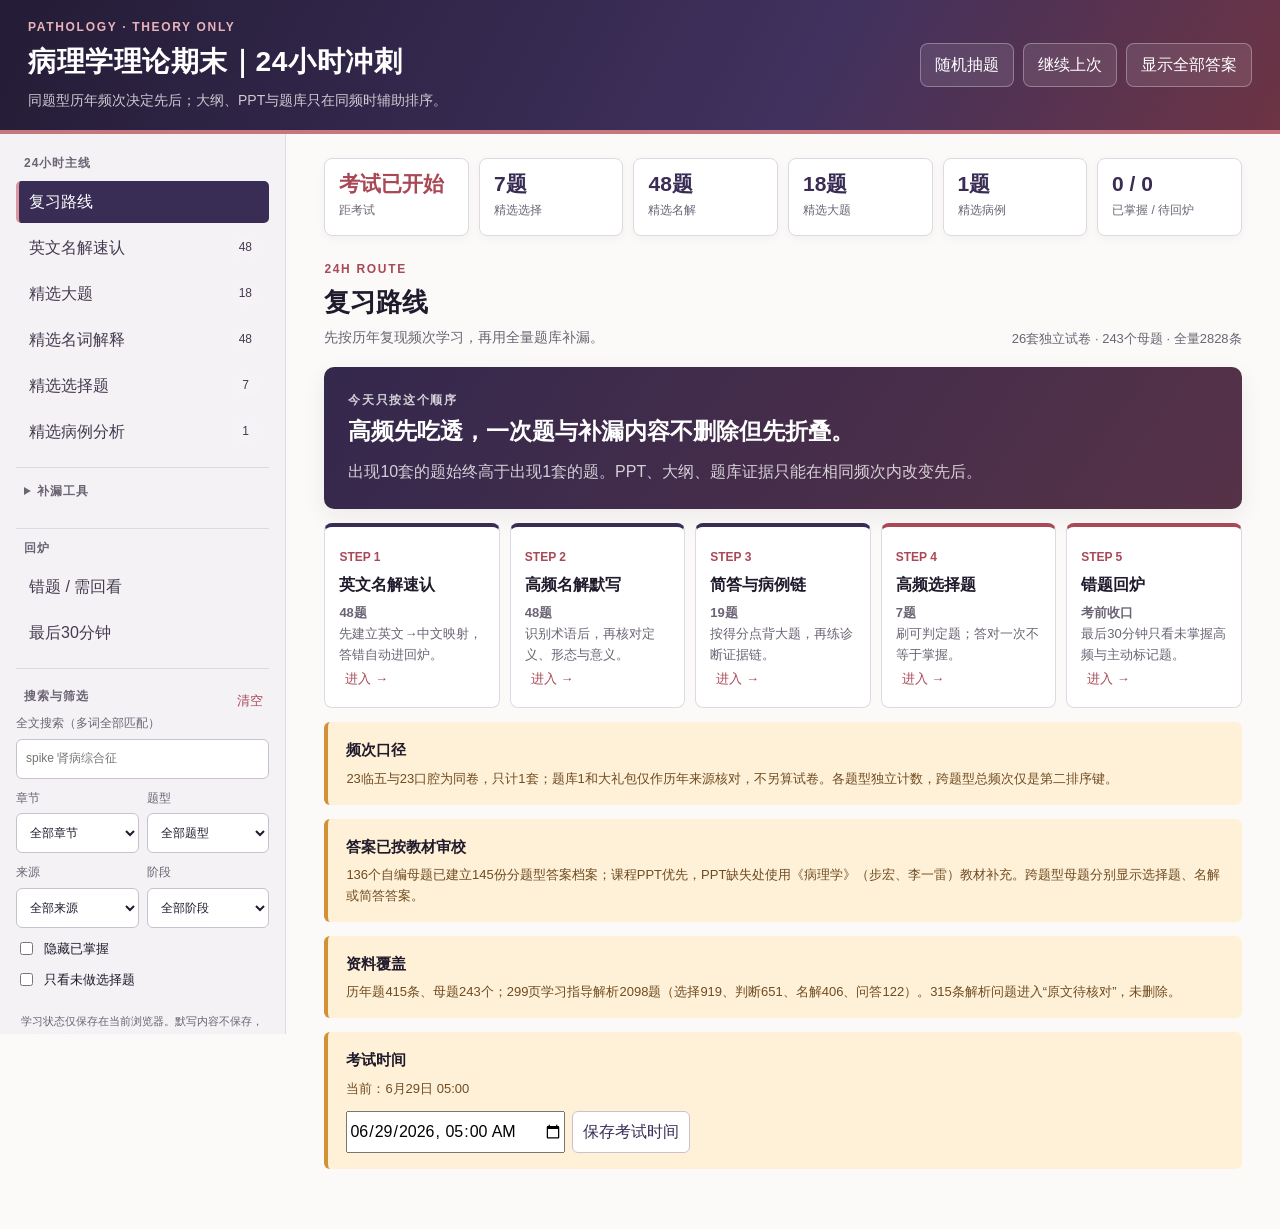
<file: index.html>
<!doctype html>
<html lang="zh-CN">
  <head>
    <meta charset="UTF-8" />
    <meta name="viewport" content="width=device-width, initial-scale=1.0" />
    <meta name="description" content="病理学理论期末24小时冲刺与全量题库" />
    <title>病理学理论期末｜24小时冲刺</title>
    <link rel="icon" href="data:," />
    <link rel="stylesheet" href="./styles.css" />
  </head>
  <body>
    <header class="topbar">
      <button id="mobile-menu" class="icon-button mobile-only" type="button" aria-label="打开导航">☰</button>
      <div class="brand">
        <p class="eyebrow">PATHOLOGY · THEORY ONLY</p>
        <h1>病理学理论期末｜24小时冲刺</h1>
        <p class="subline">同题型历年频次决定先后；大纲、PPT与题库只在同频时辅助排序。</p>
      </div>
      <div class="top-actions">
        <button id="random-button" type="button">随机抽题</button>
        <button id="continue-button" type="button">继续上次</button>
        <button id="answer-toggle" type="button">显示全部答案</button>
      </div>
    </header>

    <main class="layout">
      <aside class="sidebar" id="sidebar">
        <section class="nav-section nav-primary">
          <p class="nav-label">24小时主线</p>
          <nav class="nav" aria-label="主线导航">
            <button class="active" data-view="route" type="button">复习路线</button>
            <button data-view="termRecognition" type="button">英文名解速认 <span data-count="recognition"></span></button>
            <button data-view="selectedShort" type="button">精选大题 <span data-count="short"></span></button>
            <button data-view="selectedTerms" type="button">精选名词解释 <span data-count="term"></span></button>
            <button data-view="selectedChoices" type="button">精选选择题 <span data-count="choice"></span></button>
            <button data-view="selectedCases" type="button">精选病例分析 <span data-count="case"></span></button>
          </nav>
        </section>

        <details class="nav-section tool-nav">
          <summary>补漏工具</summary>
          <nav class="nav" aria-label="补漏导航">
            <button data-view="chapters" type="button">按章节复习</button>
            <button data-view="past" type="button">历年同源题</button>
            <button data-view="all" type="button">全量题库</button>
            <button data-view="raw" type="button">原文待核对</button>
          </nav>
        </details>

        <section class="nav-section review-nav">
          <p class="nav-label">回炉</p>
          <nav class="nav" aria-label="回炉导航">
            <button data-view="wrong" type="button">错题 / 需回看</button>
            <button data-view="last30" type="button">最后30分钟</button>
          </nav>
        </section>

        <section class="filters">
          <div class="filter-title">
            <p class="nav-label">搜索与筛选</p>
            <button id="reset-button" class="text-button" type="button">清空</button>
          </div>
          <label>
            <span>全文搜索（多词全部匹配）</span>
            <input id="search-input" type="search" placeholder="spike 肾病综合征" />
          </label>
          <div class="filter-grid">
            <label><span>章节</span><select id="chapter-filter"></select></label>
            <label><span>题型</span><select id="type-filter"></select></label>
            <label><span>来源</span><select id="source-filter"></select></label>
            <label><span>阶段</span><select id="stage-filter"></select></label>
          </div>
          <label class="check"><input id="hide-mastered" type="checkbox" /> 隐藏已掌握</label>
          <label class="check"><input id="only-undone" type="checkbox" /> 只看未做选择题</label>
        </section>

        <p class="privacy-note">学习状态仅保存在当前浏览器。默写内容不保存，刷新即清空。</p>
      </aside>

      <section class="main">
        <div id="summary-strip" class="status-row" aria-live="polite"></div>
        <div class="content-head">
          <div>
            <p id="view-kicker" class="eyebrow">24H ROUTE</p>
            <h2 id="view-title">复习路线</h2>
            <p id="view-description" class="view-description"></p>
          </div>
          <p id="result-meta" class="result-meta"></p>
        </div>
        <div id="content"></div>
      </section>
    </main>

    <div id="toast" class="toast" role="status" aria-live="polite"></div>
    <noscript>本复习站需要启用 JavaScript。</noscript>
    <script src="./pathology-bank-data.js"></script>
    <script src="./answer-profiles.js"></script>
    <script src="./review-data.js"></script>
    <script src="./app.js"></script>
  </body>
</html>
</file>
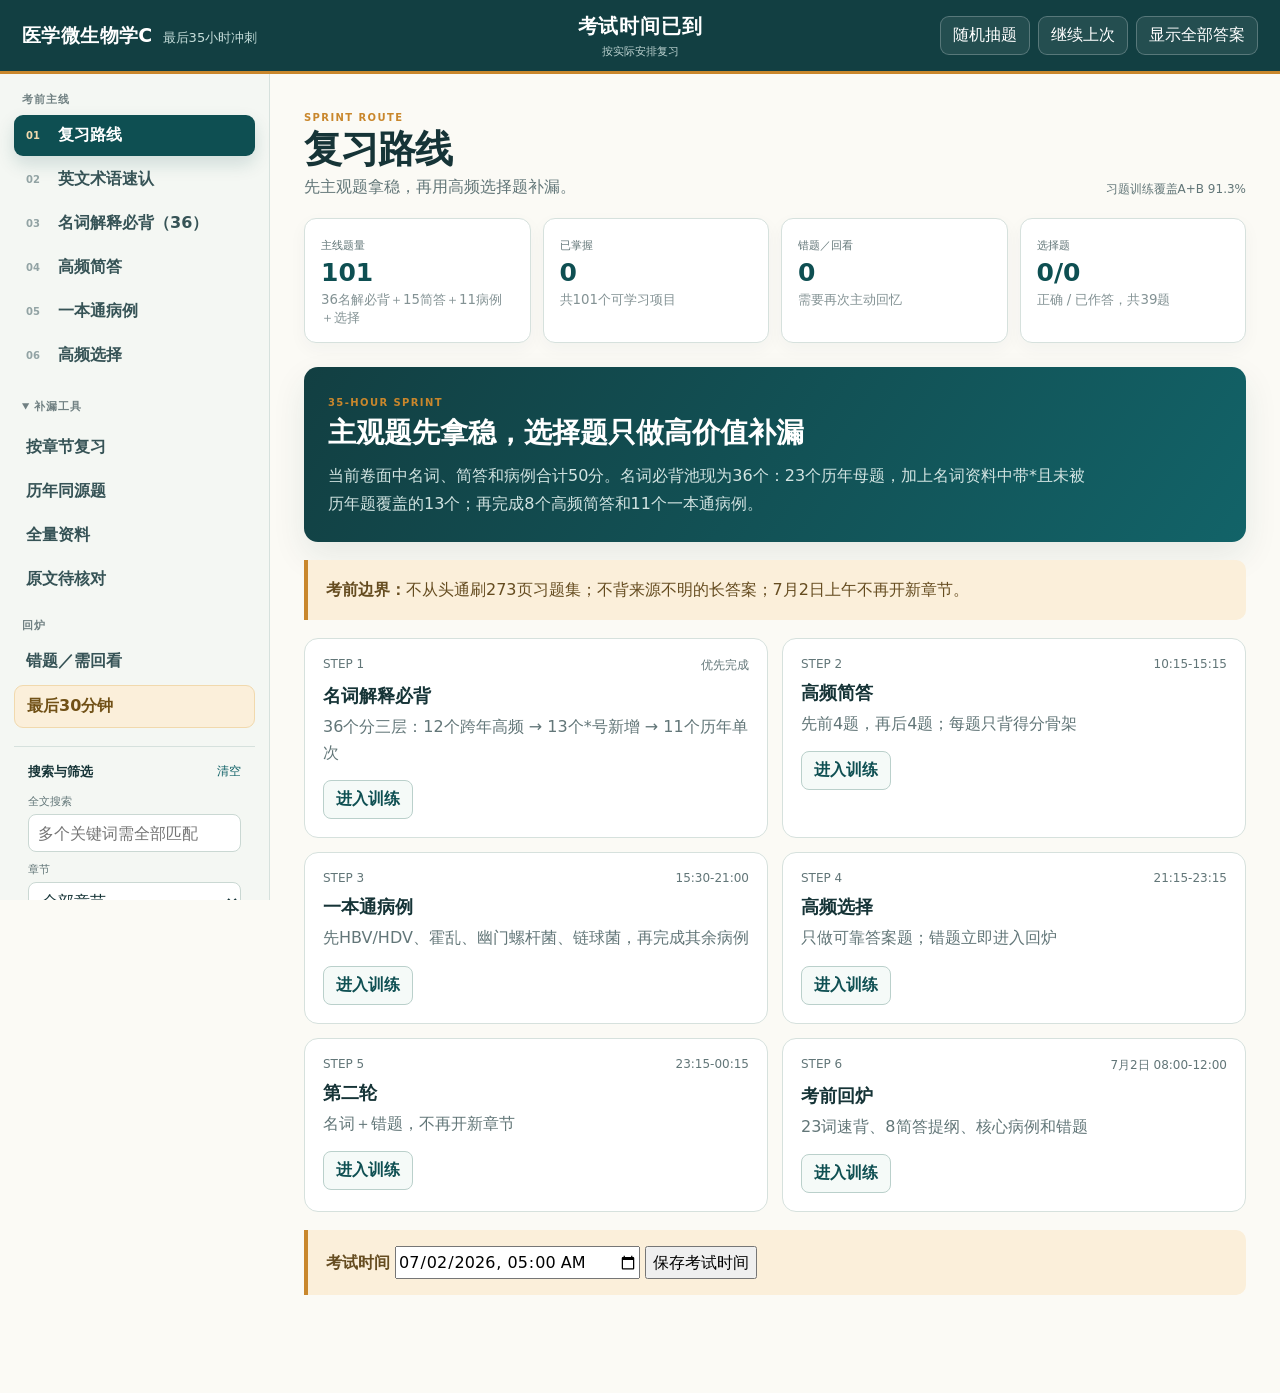
<file: microbiology/index.html>
<!doctype html>
<html lang="zh-CN">
<head>
  <meta charset="utf-8">
  <meta name="viewport" content="width=device-width, initial-scale=1, viewport-fit=cover">
  <meta name="color-scheme" content="light">
  <meta name="theme-color" content="#0e4f52">
  <title>医学微生物学C · 最后35小时冲刺</title>
  <link rel="stylesheet" href="styles.css">
</head>
<body>
  <header class="topbar">
    <button id="menu-button" class="icon-button mobile-only" type="button" aria-label="打开导航">目录</button>
    <div class="brand">
      <span class="eyebrow">MEDICAL MICROBIOLOGY</span>
      <strong>医学微生物学C</strong>
      <span>最后35小时冲刺</span>
    </div>
    <div id="countdown" class="countdown" aria-live="polite"></div>
    <div class="top-actions">
      <button id="random-button" type="button">随机抽题</button>
      <button id="continue-button" type="button">继续上次</button>
      <button id="global-answer-button" type="button">显示全部答案</button>
    </div>
  </header>

  <div class="app-shell">
    <aside id="sidebar" class="sidebar" aria-label="复习导航">
      <div class="sidebar-scroll">
        <section class="nav-section">
          <p class="nav-label">考前主线</p>
          <button class="nav-item active" data-view="route" type="button"><span>01</span>复习路线</button>
          <button class="nav-item" data-view="recognition" type="button"><span>02</span>英文术语速认</button>
          <button class="nav-item" data-view="terms" type="button"><span>03</span>名词解释必背（36）</button>
          <button class="nav-item" data-view="shorts" type="button"><span>04</span>高频简答</button>
          <button class="nav-item" data-view="cases" type="button"><span>05</span>一本通病例</button>
          <button class="nav-item" data-view="choices" type="button"><span>06</span>高频选择</button>
        </section>

        <details class="nav-section" open>
          <summary>补漏工具</summary>
          <button class="nav-item" data-view="chapters" type="button">按章节复习</button>
          <button class="nav-item" data-view="past" type="button">历年同源题</button>
          <button class="nav-item" data-view="all" type="button">全量资料</button>
          <button class="nav-item" data-view="raw" type="button">原文待核对</button>
        </details>

        <section class="nav-section">
          <p class="nav-label">回炉</p>
          <button class="nav-item" data-view="return" type="button">错题／需回看</button>
          <button class="nav-item accent" data-view="last30" type="button">最后30分钟</button>
        </section>

        <section class="filter-panel">
          <div class="filter-title">
            <strong>搜索与筛选</strong>
            <button id="clear-filters" class="text-button" type="button">清空</button>
          </div>
          <label>
            <span>全文搜索</span>
            <input id="search-input" type="search" placeholder="多个关键词需全部匹配">
          </label>
          <label>
            <span>章节</span>
            <select id="chapter-filter"><option value="all">全部章节</option></select>
          </label>
          <label>
            <span>题型</span>
            <select id="type-filter">
              <option value="all">全部题型</option>
              <option value="term">名词解释</option>
              <option value="short">简答题</option>
              <option value="case">病例分析</option>
              <option value="choice">选择题</option>
              <option value="past">历年摘要</option>
            </select>
          </label>
          <label>
            <span>来源</span>
            <select id="source-filter">
              <option value="all">全部来源</option>
              <option value="past">历年题</option>
              <option value="yibentong">一本通</option>
              <option value="ppt">2026教师PPT</option>
              <option value="term-pdf">名词解释资料</option>
              <option value="exercise">习题集</option>
            </select>
          </label>
          <label class="check-row"><input id="hide-mastered" type="checkbox">隐藏已掌握</label>
          <label class="check-row"><input id="only-undone" type="checkbox">选择题只看未做</label>
        </section>
      </div>
    </aside>

    <button id="sidebar-backdrop" class="sidebar-backdrop" type="button" aria-label="关闭导航"></button>

    <main class="main-content">
      <section class="page-heading">
        <div>
          <span id="view-kicker" class="eyebrow">SPRINT ROUTE</span>
          <h1 id="view-title">复习路线</h1>
          <p id="view-description">先主观题拿稳，再用高频选择题补漏。</p>
        </div>
        <div id="view-meta" class="view-meta"></div>
      </section>
      <section id="summary" class="summary-grid" aria-label="学习统计"></section>
      <section id="content" class="content-area" aria-live="polite"></section>
    </main>
  </div>

  <div id="toast" class="toast" role="status" aria-live="polite"></div>

  <script src="past-data.js"></script>
  <script src="data.js"></script>
  <script src="app.js"></script>
</body>
</html>
</file>
<file: styles.css>
:root {
  --ink: #201b2c;
  --muted: #6b6474;
  --paper: #fbfaf8;
  --surface: #ffffff;
  --line: #ded9e3;
  --line-strong: #c9c0d0;
  --he: #392d55;
  --he-soft: #eeeaf5;
  --eosin: #a94956;
  --eosin-soft: #f8e9eb;
  --amber: #9b5b13;
  --amber-soft: #fff1d7;
  --green: #236d56;
  --green-soft: #e7f4ef;
  --red: #a73535;
  --red-soft: #fae8e8;
  --shadow: 0 8px 24px rgba(42, 31, 55, 0.07);
  color-scheme: light;
}

* { box-sizing: border-box; }
html { scroll-behavior: smooth; }
body {
  margin: 0;
  color: var(--ink);
  background: var(--paper);
  font-family: -apple-system, BlinkMacSystemFont, "Segoe UI", "PingFang SC", "Hiragino Sans GB", "Microsoft YaHei", sans-serif;
  line-height: 1.62;
}
button, input, select, textarea { font: inherit; }
button { cursor: pointer; }

.topbar {
  min-height: 108px;
  padding: 18px 28px;
  color: #fff;
  background: linear-gradient(118deg, #241c36 0%, #40315e 63%, #6d3444 100%);
  display: flex;
  align-items: center;
  justify-content: space-between;
  gap: 24px;
  border-bottom: 4px solid #c5767e;
}
.brand h1 { margin: 2px 0 4px; font-size: clamp(22px, 2.2vw, 32px); letter-spacing: .02em; }
.eyebrow { margin: 0; font-size: 12px; font-weight: 800; letter-spacing: .14em; color: var(--eosin); }
.topbar .eyebrow { color: #e9b3bb; }
.subline { margin: 0; color: rgba(255,255,255,.76); font-size: 14px; }
.top-actions { display: flex; flex-wrap: wrap; justify-content: flex-end; gap: 9px; }
.top-actions button, .icon-button {
  min-height: 42px;
  padding: 8px 14px;
  color: #fff;
  background: rgba(255,255,255,.1);
  border: 1px solid rgba(255,255,255,.3);
  border-radius: 8px;
}
.top-actions button:hover { background: rgba(255,255,255,.18); }

.layout { display: grid; grid-template-columns: 286px minmax(0, 1fr); min-height: calc(100vh - 112px); }
.sidebar {
  position: sticky;
  top: 0;
  align-self: start;
  max-height: 100vh;
  overflow-y: auto;
  padding: 20px 16px 28px;
  border-right: 1px solid var(--line);
  background: #f5f2f6;
}
.nav-section { padding: 10px 0 14px; border-bottom: 1px solid var(--line); }
.nav-section:first-child { padding-top: 0; }
.nav-label, .tool-nav summary { margin: 0 8px 8px; color: var(--muted); font-weight: 800; font-size: 12px; letter-spacing: .08em; text-transform: uppercase; }
.tool-nav summary { padding: 4px 0; cursor: pointer; }
.nav { display: grid; gap: 4px; }
.nav button {
  width: 100%;
  min-height: 42px;
  padding: 8px 10px;
  display: flex;
  justify-content: space-between;
  align-items: center;
  text-align: left;
  color: #443b50;
  border: 0;
  border-left: 3px solid transparent;
  border-radius: 5px;
  background: transparent;
}
.nav button:hover { background: #ebe6ef; }
.nav button.active { color: #fff; background: var(--he); border-left-color: #d997a0; }
.nav button span { min-width: 27px; padding: 1px 7px; border-radius: 999px; text-align: center; font-size: 12px; background: rgba(255,255,255,.14); }
.filters { padding-top: 18px; }
.filter-title { display: flex; justify-content: space-between; align-items: center; }
.text-button { border: 0; color: var(--eosin); background: transparent; font-size: 13px; }
.filters label { display: grid; gap: 5px; margin-bottom: 10px; color: var(--muted); font-size: 12px; }
.filters input[type="search"], .filters select {
  width: 100%; min-height: 40px; padding: 7px 9px; color: var(--ink); background: #fff;
  border: 1px solid var(--line-strong); border-radius: 6px;
}
.filter-grid { display: grid; grid-template-columns: 1fr 1fr; gap: 0 8px; }
.filters .check { display: flex; grid: none; align-items: center; gap: 8px; font-size: 13px; color: var(--ink); }
.privacy-note { padding: 12px 5px 0; color: var(--muted); font-size: 11px; }

.main { min-width: 0; padding: 24px clamp(18px, 3vw, 42px) 60px; }
.status-row { display: grid; grid-template-columns: repeat(6, minmax(96px, 1fr)); gap: 10px; margin-bottom: 24px; }
.stat {
  min-height: 78px; padding: 12px 14px; background: var(--surface); border: 1px solid var(--line); border-radius: 8px;
  box-shadow: 0 3px 10px rgba(42,31,55,.04);
}
.stat b { display: block; font-size: 21px; line-height: 1.2; color: var(--he); }
.stat span { color: var(--muted); font-size: 12px; }
.stat.countdown b { color: var(--eosin); }
.content-head { display: flex; justify-content: space-between; gap: 22px; align-items: end; margin-bottom: 18px; }
.content-head h2 { margin: 2px 0 1px; font-size: 26px; }
.view-description { margin: 3px 0 0; color: var(--muted); font-size: 14px; }
.result-meta { margin: 0; color: var(--muted); font-size: 13px; text-align: right; }

.route-hero {
  padding: 24px; color: #fff; border-radius: 10px; background: linear-gradient(125deg, #34284d, #563248);
  box-shadow: var(--shadow);
}
.route-hero h3 { margin: 3px 0 8px; font-size: 23px; }
.route-hero p { margin: 0; color: rgba(255,255,255,.78); }
.route-grid { display: grid; grid-template-columns: repeat(5, 1fr); gap: 10px; margin-top: 14px; }
.route-step { position: relative; min-height: 137px; padding: 16px 14px; background: #fff; border: 1px solid var(--line); border-top: 4px solid var(--he); border-radius: 8px; }
.route-step:nth-child(4), .route-step:nth-child(5) { border-top-color: var(--eosin); }
.route-step .step-no { color: var(--eosin); font-weight: 900; font-size: 12px; }
.route-step h4 { margin: 4px 0 4px; font-size: 16px; }
.route-step p { margin: 0; color: var(--muted); font-size: 13px; }
.rule-note, .coverage-note { margin-top: 14px; padding: 16px 18px; background: var(--amber-soft); border-left: 4px solid #d39137; border-radius: 6px; }
.rule-note h3, .coverage-note h3 { margin: 0 0 5px; font-size: 15px; }
.rule-note p, .coverage-note p { margin: 0; color: #6f4b22; font-size: 13px; }

.tier-block { margin: 18px 0 28px; }
.recognition-intro {
  margin-bottom: 18px; padding: 18px 20px; display: flex; align-items: center; justify-content: space-between; gap: 18px;
  color: #fff; background: linear-gradient(120deg, #302548, #613443); border-radius: 9px; box-shadow: var(--shadow);
}
.recognition-intro h3 { margin: 3px 0 5px; font-size: 21px; }
.recognition-intro p { margin: 0; color: rgba(255,255,255,.78); font-size: 13px; }
.recognition-intro .eyebrow { color: #efb9c0; }
.recognition-intro button { flex: 0 0 auto; min-height: 42px; padding: 8px 13px; color: #fff; background: rgba(255,255,255,.1); border: 1px solid rgba(255,255,255,.35); border-radius: 7px; }
.recognition-runner { width: min(780px, 100%); margin: 0 auto; }
.runner-toolbar { display: flex; justify-content: space-between; align-items: center; gap: 12px; margin-bottom: 9px; }
.runner-toolbar > div { display: grid; }
.runner-toolbar b { color: var(--he); font-size: 20px; }
.runner-toolbar span { color: var(--muted); font-size: 12px; }
.runner-toolbar button, .runner-actions button { min-height: 42px; padding: 8px 13px; color: var(--he); background: #fff; border: 1px solid var(--line-strong); border-radius: 7px; }
.runner-toolbar button.active-mastered { color: #fff; background: var(--green); border-color: var(--green); }
.runner-progress { height: 7px; margin-bottom: 14px; overflow: hidden; background: #e9e4ec; border-radius: 999px; }
.runner-progress span { display: block; height: 100%; background: linear-gradient(90deg, var(--eosin), #d78b76); border-radius: inherit; transition: width .15s ease; }
.recognition-focus-card { padding: clamp(18px, 4vw, 32px); text-align: center; }
.recognition-focus-card h3 { margin: 18px 0 22px; color: var(--he); font-family: Georgia, "Times New Roman", serif; font-size: clamp(28px, 5vw, 42px); line-height: 1.2; }
.recognition-focus-meta { display: flex; flex-wrap: wrap; justify-content: center; gap: 8px; color: var(--muted); font-size: 12px; }
.recognition-focus-card .options { grid-template-columns: repeat(2, minmax(0, 1fr)); text-align: left; }
.recognition-result { margin-top: 14px; padding: 12px 14px; display: grid; gap: 2px; border-radius: 8px; text-align: left; }
.recognition-result.correct { color: #174d3d; background: var(--green-soft); border: 1px solid #9ac8b8; }
.recognition-result.incorrect { color: #7a2828; background: var(--red-soft); border: 1px solid #dfaaaa; }
.recognition-hint { margin: 11px 0 0; color: var(--muted); font-size: 13px; }
.runner-actions { margin-top: 14px; display: flex; flex-wrap: wrap; justify-content: center; gap: 8px; }
.runner-actions button.runner-primary { color: #fff; background: var(--he); border-color: var(--he); }
.runner-actions button:disabled { cursor: not-allowed; opacity: .45; }
.recognition-complete { width: min(680px, 100%); margin: 30px auto; padding: 32px; text-align: center; background: #fff; border: 1px solid var(--line); border-radius: 10px; box-shadow: var(--shadow); }
.recognition-complete h3 { margin: 4px 0 8px; font-size: 25px; }
.recognition-complete p { color: var(--muted); }
.tier-head { display: flex; justify-content: space-between; align-items: center; gap: 10px; margin-bottom: 10px; }
.tier-head h3 { margin: 0; font-size: 18px; }
.tier-head p { margin: 0; color: var(--muted); font-size: 12px; }
.tier-details { margin-top: 18px; border-top: 1px dashed var(--line-strong); padding-top: 12px; }
.tier-details > summary { cursor: pointer; color: var(--he); font-weight: 800; }
.card-list { display: grid; gap: 12px; margin-top: 10px; }
.question-card {
  position: relative; padding: 18px; background: var(--surface); border: 1px solid var(--line); border-radius: 9px; box-shadow: var(--shadow);
  scroll-margin-top: 18px;
}
.question-card.core { border-left: 5px solid var(--eosin); }
.question-card.high { border-left: 5px solid #bf7a35; }
.question-card.past { border-left: 5px solid #9487a2; }
.question-card.supplement { border-left: 5px solid var(--green); }
.question-card.is-mastered { opacity: .68; }
.question-card.is-wrong { box-shadow: 0 0 0 2px rgba(167,53,53,.18), var(--shadow); }
.card-top { display: flex; justify-content: space-between; gap: 12px; align-items: start; }
.card-index { color: var(--eosin); font-size: 12px; font-weight: 900; letter-spacing: .06em; }
.question-card h3 { margin: 3px 0 7px; font-size: 18px; line-height: 1.45; }
.recognition-card h3 { font-family: Georgia, "Times New Roman", serif; font-size: 23px; letter-spacing: .01em; color: var(--he); }
.recognition-card .options { grid-template-columns: repeat(2, minmax(0, 1fr)); }
.term-english { margin: -4px 0 8px; color: var(--he); font-family: Georgia, serif; font-size: 16px; }
.meta-line, .tag-row { display: flex; flex-wrap: wrap; gap: 6px; color: var(--muted); font-size: 12px; }
.tag { padding: 2px 7px; border-radius: 999px; background: var(--he-soft); color: var(--he); }
.tag.danger { color: var(--red); background: var(--red-soft); }
.tag.good { color: var(--green); background: var(--green-soft); }
.frequency-badge { flex: 0 0 auto; padding: 5px 9px; color: #fff; background: var(--eosin); border-radius: 6px; font-weight: 900; font-size: 12px; }
.prompt { margin: 13px 0 8px; white-space: pre-wrap; }
.options { display: grid; gap: 7px; margin: 12px 0; }
.option {
  width: 100%; min-height: 43px; padding: 9px 12px; display: flex; gap: 9px; align-items: flex-start; text-align: left;
  color: var(--ink); background: #fbfafc; border: 1px solid var(--line); border-radius: 7px;
}
.option:hover { border-color: #9b8bab; background: var(--he-soft); }
.option.selected { border-color: var(--he); background: var(--he-soft); }
.option.correct { border-color: var(--green); background: var(--green-soft); color: #174d3d; }
.option.incorrect { border-color: var(--red); background: var(--red-soft); color: #7a2828; }
.option-key { font-weight: 900; }
.choice-status { margin: 8px 0 0; font-size: 13px; font-weight: 800; }
.choice-status.correct { color: var(--green); }
.choice-status.incorrect { color: var(--red); }
.choice-status.pending { color: var(--amber); }
.writing-box { margin: 14px 0 10px; }
.writing-box label { display: flex; justify-content: space-between; margin-bottom: 5px; color: var(--muted); font-size: 12px; }
.writing-box textarea { width: 100%; min-height: 120px; resize: vertical; padding: 11px; border: 1px solid var(--line-strong); border-radius: 7px; background: #fffefc; }
.writing-box textarea:focus { outline: 2px solid rgba(57,45,85,.2); border-color: var(--he); }
.card-actions { display: flex; flex-wrap: wrap; gap: 7px; margin-top: 12px; }
.card-actions button, .submit-multi {
  min-height: 38px; padding: 7px 10px; color: var(--he); background: #fff; border: 1px solid var(--line-strong); border-radius: 6px;
}
.card-actions button:hover, .submit-multi:hover { background: var(--he-soft); }
.card-actions button.active-wrong { color: #fff; background: var(--red); border-color: var(--red); }
.card-actions button.active-review { color: #fff; background: var(--amber); border-color: var(--amber); }
.card-actions button.active-mastered { color: #fff; background: var(--green); border-color: var(--green); }
.answer-panel, .keyword-panel {
  display: none; margin-top: 12px; padding: 14px 16px; border-radius: 7px; background: #f7f4f9; border: 1px solid #dfd8e6;
}
.answer-panel.open, .keyword-panel.open { display: block; }
.answer-layer + .answer-layer { margin-top: 12px; padding-top: 10px; border-top: 1px dashed var(--line-strong); }
.answer-layer h4 { margin: 0 0 5px; color: var(--he); font-size: 13px; }
.answer-layer p, .answer-layer li { margin-top: 3px; margin-bottom: 3px; }
.answer-layer ul, .keyword-panel ul { margin: 5px 0; padding-left: 20px; }
.source-ref { color: var(--muted); font-size: 12px; }
.source-list { margin: 7px 0 0; padding-left: 20px; color: var(--muted); font-size: 12px; }
.source-list li { margin: 3px 0; }
.empty { padding: 36px; text-align: center; color: var(--muted); background: #fff; border: 1px dashed var(--line-strong); border-radius: 8px; }
.chapter-grid { display: grid; grid-template-columns: repeat(3, 1fr); gap: 10px; }
.chapter-button { min-height: 90px; padding: 14px; text-align: left; border: 1px solid var(--line); background: #fff; border-radius: 8px; }
.chapter-button b, .chapter-button span { display: block; }
.chapter-button span { color: var(--muted); font-size: 12px; }
.paper-group { margin-bottom: 16px; background: #fff; border: 1px solid var(--line); border-radius: 8px; }
.paper-group summary { padding: 14px 16px; cursor: pointer; font-weight: 800; }
.paper-body { padding: 0 16px 16px; }
.raw-card { padding: 14px; border: 1px solid var(--line); border-radius: 7px; background: #fff; }
.raw-card h3 { margin: 0 0 4px; font-size: 15px; }
.raw-card pre { white-space: pre-wrap; word-break: break-word; font: inherit; font-size: 13px; }
.toast { position: fixed; right: 20px; bottom: 20px; z-index: 50; display: none; padding: 10px 14px; color: #fff; background: #241c36; border-radius: 7px; box-shadow: var(--shadow); }
.toast.show { display: block; }
.mobile-only { display: none; }

@media (max-width: 1120px) {
  .status-row { grid-template-columns: repeat(3, 1fr); }
  .route-grid { grid-template-columns: repeat(3, 1fr); }
  .chapter-grid { grid-template-columns: repeat(2, 1fr); }
}

@media (max-width: 760px) {
  .mobile-only { display: inline-flex; }
  .topbar { min-height: auto; padding: 13px 14px; align-items: flex-start; gap: 10px; }
  .brand { min-width: 0; }
  .brand h1 { font-size: 19px; }
  .subline, .topbar .eyebrow { display: none; }
  .topbar { flex-wrap: wrap; }
  .top-actions { order: 3; width: 100%; display: flex; flex-wrap: nowrap; justify-content: flex-start; overflow-x: auto; padding-bottom: 2px; }
  .top-actions button { flex: 0 0 auto; min-height: 40px; }
  .layout { display: block; }
  .sidebar { position: fixed; z-index: 40; inset: 0 auto 0 0; width: min(88vw, 320px); max-height: none; transform: translateX(-105%); transition: transform .16s ease; box-shadow: 10px 0 30px rgba(25,18,36,.25); }
  .sidebar.open { transform: translateX(0); }
  .main { padding: 16px 13px 50px; }
  .status-row { display: flex; overflow-x: auto; gap: 8px; margin-bottom: 17px; padding-bottom: 3px; }
  .stat { min-width: 112px; min-height: 70px; }
  .content-head { align-items: start; }
  .content-head h2 { font-size: 22px; }
  .result-meta { display: none; }
  .route-hero { padding: 18px; }
  .route-grid, .chapter-grid { grid-template-columns: 1fr; }
  .route-step { min-height: 0; }
  .question-card { padding: 15px 13px; border-radius: 7px; }
  .question-card h3 { font-size: 16px; }
  .recognition-intro { align-items: stretch; flex-direction: column; }
  .recognition-intro button { width: 100%; }
  .recognition-card h3 { font-size: 22px; }
  .recognition-card .options { grid-template-columns: 1fr; }
  .runner-toolbar { align-items: stretch; flex-direction: column; }
  .runner-toolbar button { width: 100%; }
  .recognition-focus-card .options { grid-template-columns: 1fr; }
  .recognition-focus-card h3 { margin: 14px 0 18px; }
  .runner-actions { display: grid; grid-template-columns: 1fr 1fr; }
  .runner-actions button { min-height: 47px; }
  .card-top { gap: 7px; }
  .frequency-badge { padding: 4px 7px; }
  .writing-box textarea { min-height: 155px; font-size: 16px; }
  .card-actions { display: grid; grid-template-columns: 1fr 1fr; }
  .card-actions button { min-height: 43px; }
  .option { min-height: 48px; padding: 11px; }
}

@media print {
  .topbar, .sidebar, .card-actions, .writing-box, .status-row { display: none !important; }
  .layout { display: block; }
  .main { padding: 0; }
  .answer-panel { display: block !important; }
  .question-card { box-shadow: none; break-inside: avoid; }
}
</file>
<file: microbiology/styles.css>
:root {
  --ink: #163437;
  --muted: #627678;
  --line: #d6e1dd;
  --paper: #fbfaf5;
  --surface: #ffffff;
  --teal-900: #123f42;
  --teal-800: #0e4f52;
  --teal-700: #126368;
  --teal-100: #dcecea;
  --amber-500: #c9872c;
  --amber-200: #f1d9ad;
  --amber-100: #fbefda;
  --danger: #9d3a36;
  --danger-bg: #fae8e5;
  --success: #236c4f;
  --success-bg: #e2f2e9;
  --review: #85651d;
  --review-bg: #fff4cf;
  --shadow: 0 14px 34px rgba(18, 63, 66, 0.09);
  --radius: 14px;
  font-family: "PingFang SC", "Hiragino Sans GB", "Microsoft YaHei", system-ui, sans-serif;
  color: var(--ink);
  background: var(--paper);
}

* { box-sizing: border-box; }
html { scroll-behavior: smooth; }
body { margin: 0; min-height: 100vh; background: var(--paper); }
button, input, select, textarea { font: inherit; }
button { cursor: pointer; }

.topbar {
  position: sticky; top: 0; z-index: 40;
  min-height: 74px; padding: 10px 22px;
  display: grid; grid-template-columns: minmax(260px, 1fr) auto minmax(360px, 1fr); gap: 20px; align-items: center;
  color: #fff; background: var(--teal-900); border-bottom: 3px solid var(--amber-500);
}
.brand { display: flex; align-items: baseline; gap: 10px; min-width: 0; }
.brand strong { font-size: 19px; letter-spacing: .02em; white-space: nowrap; }
.brand > span:last-child { color: #c6dedb; font-size: 13px; white-space: nowrap; }
.eyebrow { color: var(--amber-500); font-size: 10px; font-weight: 800; letter-spacing: .14em; text-transform: uppercase; }
.brand .eyebrow { display: none; }
.countdown { min-width: 210px; text-align: center; font-variant-numeric: tabular-nums; }
.countdown b { display: block; font-size: 20px; letter-spacing: .04em; }
.countdown span { color: #bcd2d0; font-size: 11px; }
.top-actions { display: flex; justify-content: flex-end; gap: 8px; }
.top-actions button, .icon-button {
  border: 1px solid rgba(255,255,255,.24); border-radius: 9px; padding: 8px 12px;
  color: #fff; background: rgba(255,255,255,.08);
}
.top-actions button:hover, .icon-button:hover { background: rgba(255,255,255,.16); }

.app-shell { display: grid; grid-template-columns: 270px minmax(0, 1fr); min-height: calc(100vh - 74px); }
.sidebar { position: sticky; top: 74px; height: calc(100vh - 74px); border-right: 1px solid var(--line); background: #f4f7f3; z-index: 30; }
.sidebar-scroll { height: 100%; padding: 18px 14px 28px; overflow: auto; }
.nav-section { margin: 0 0 18px; }
.nav-section summary, .nav-label { margin: 0 8px 8px; color: #708082; font-size: 11px; font-weight: 800; letter-spacing: .1em; text-transform: uppercase; }
.nav-section summary { cursor: pointer; padding: 5px 0; }
.nav-item {
  width: 100%; margin: 3px 0; padding: 10px 12px; display: flex; gap: 10px; align-items: center;
  border: 0; border-radius: 9px; color: #365356; background: transparent; text-align: left; font-weight: 650;
}
.nav-item span { width: 22px; color: #92a3a4; font-size: 10px; font-variant-numeric: tabular-nums; }
.nav-item:hover { background: #e6eeea; }
.nav-item.active { color: #fff; background: var(--teal-800); box-shadow: 0 8px 18px rgba(14,79,82,.16); }
.nav-item.active span { color: var(--amber-200); }
.nav-item.accent { border: 1px solid var(--amber-200); background: var(--amber-100); color: #715117; }
.nav-item.accent.active { color: #fff; border-color: var(--amber-500); background: #8a6121; }

.filter-panel { padding: 14px; border-top: 1px solid var(--line); }
.filter-title { display: flex; align-items: center; justify-content: space-between; margin-bottom: 12px; font-size: 13px; }
.filter-panel label { display: block; margin: 10px 0; }
.filter-panel label > span { display: block; margin-bottom: 5px; color: var(--muted); font-size: 11px; }
.filter-panel input[type="search"], .filter-panel select {
  width: 100%; min-height: 38px; border: 1px solid #cad8d3; border-radius: 8px; padding: 7px 9px; color: var(--ink); background: #fff;
}
.check-row { display: flex !important; align-items: center; gap: 8px; color: #435e60; font-size: 12px; }
.text-button { padding: 2px 0; border: 0; color: var(--teal-700); background: transparent; font-size: 12px; }

.main-content { width: min(1120px, 100%); min-width: 0; margin: 0 auto; padding: 32px 34px 80px; }
.page-heading { display: flex; justify-content: space-between; gap: 24px; align-items: flex-end; margin-bottom: 20px; }
.page-heading h1 { margin: 4px 0 8px; font-size: clamp(28px, 3vw, 42px); line-height: 1.05; letter-spacing: -.03em; }
.page-heading p { margin: 0; color: var(--muted); }
.view-meta { max-width: 400px; color: var(--muted); font-size: 12px; text-align: right; }

.summary-grid { display: grid; grid-template-columns: repeat(4, minmax(0, 1fr)); gap: 12px; margin-bottom: 24px; }
.summary-card { min-height: 92px; padding: 15px 16px; border: 1px solid var(--line); border-radius: 12px; background: var(--surface); box-shadow: 0 6px 18px rgba(18,63,66,.04); }
.summary-card span { color: var(--muted); font-size: 11px; }
.summary-card b { display: block; margin-top: 7px; color: var(--teal-800); font-size: 25px; line-height: 1; font-variant-numeric: tabular-nums; }
.summary-card small { display: block; margin-top: 6px; color: #839294; }

.content-area { min-width: 0; min-height: 420px; }
.route-hero { padding: 24px; border-radius: var(--radius); color: #fff; background: linear-gradient(125deg, var(--teal-900), var(--teal-700)); box-shadow: var(--shadow); }
.route-hero h2 { margin: 4px 0 10px; font-size: 28px; }
.route-hero p { max-width: 760px; margin: 0; color: #d2e4e2; line-height: 1.75; }
.route-grid { display: grid; grid-template-columns: repeat(2, minmax(0, 1fr)); gap: 14px; margin-top: 18px; }
.route-step { padding: 18px; border: 1px solid var(--line); border-radius: var(--radius); background: #fff; }
.route-step .step-top { display: flex; justify-content: space-between; gap: 12px; color: var(--muted); font-size: 12px; }
.route-step h3 { margin: 10px 0 6px; font-size: 18px; }
.route-step p { margin: 0 0 14px; color: var(--muted); line-height: 1.65; }
.route-step button, .card-actions button, .runner-toolbar button, .load-more {
  border: 1px solid #bad0cb; border-radius: 8px; padding: 8px 12px; color: var(--teal-800); background: #f5faf8; font-weight: 650;
}
.route-step button:hover, .card-actions button:hover, .runner-toolbar button:hover { border-color: var(--teal-700); background: var(--teal-100); }

.section-note { margin: 18px 0; padding: 16px 18px; border-left: 4px solid var(--amber-500); border-radius: 0 10px 10px 0; background: var(--amber-100); color: #654c20; line-height: 1.7; }
.term-audit { margin-bottom: 30px; }
.term-audit-stats { display: grid; grid-template-columns: repeat(4, minmax(0, 1fr)); gap: 10px; }
.term-audit-stats article { padding: 14px; border: 1px solid var(--line); border-radius: 11px; background: #fff; }
.term-audit-stats b { display: block; color: var(--teal-800); font-size: 25px; }
.term-audit-stats span { color: var(--muted); font-size: 11px; }
.term-paper-grid { display: grid; grid-template-columns: repeat(2, minmax(0, 1fr)); gap: 12px; }
.term-paper-card { min-width: 0; padding: 15px 16px; border: 1px solid var(--line); border-radius: 12px; background: #fff; }
.term-paper-card.same-set { border-color: #8bb4ae; box-shadow: inset 4px 0 0 var(--teal-700); }
.term-paper-card > div { display: flex; justify-content: space-between; gap: 10px; align-items: baseline; }
.term-paper-card > div span { color: var(--muted); font-size: 10px; }
.term-paper-card ol { margin: 12px 0 0; padding: 0; list-style: none; }
.term-paper-card li { display: grid; grid-template-columns: 24px minmax(0, 1fr); gap: 8px; padding: 5px 0; border-top: 1px solid #edf1ef; font-size: 12px; line-height: 1.45; }
.term-paper-card li span { color: var(--amber-500); font-variant-numeric: tabular-nums; }
.tier-heading { margin: 28px 0 12px; display: flex; align-items: baseline; justify-content: space-between; gap: 16px; }
.tier-heading h2 { margin: 0; font-size: 20px; }
.tier-heading span { color: var(--muted); font-size: 12px; }
.card-list { display: grid; gap: 14px; }

.question-card { position: relative; padding: 20px; border: 1px solid var(--line); border-radius: var(--radius); background: var(--surface); box-shadow: 0 7px 22px rgba(18,63,66,.045); }
.question-card.core { border-left: 5px solid var(--teal-700); }
.question-card.past { border-left: 5px solid var(--amber-500); }
.question-card.supplement { border-left: 5px solid #8a6121; background: #fffdf8; }
.question-card.is-wrong { box-shadow: inset 0 0 0 2px rgba(157,58,54,.42); }
.question-card.is-mastered { opacity: .74; }
.card-head { display: flex; justify-content: space-between; gap: 20px; }
.card-kicker { display: flex; flex-wrap: wrap; gap: 7px; align-items: center; margin-bottom: 8px; }
.badge { padding: 3px 7px; border-radius: 999px; color: var(--teal-800); background: var(--teal-100); font-size: 10px; font-weight: 800; }
.badge.amber { color: #705117; background: var(--amber-100); }
.badge.gray { color: #5b6e70; background: #edf1ef; }
.question-card h3 { margin: 0; font-size: 19px; line-height: 1.45; }
.question-card h3 .english { display: block; color: var(--teal-700); font-family: ui-serif, Georgia, serif; font-size: 15px; font-weight: 600; }
.source-ref { margin: 7px 0 0; color: var(--muted); font-size: 11px; line-height: 1.55; }
.prompt { margin: 16px 0; color: #28474a; line-height: 1.8; white-space: pre-wrap; }
.question-label { margin: 18px 0 -8px; color: var(--amber-500); font-size: 11px; letter-spacing: .12em; }
.case-tools { margin-bottom: 16px; padding: 14px 16px; display: flex; align-items: center; justify-content: space-between; gap: 16px; border: 1px solid #b9d1cc; border-radius: 11px; background: var(--teal-100); }
.practice-tools { margin-bottom: 16px; padding: 14px 16px; display: flex; align-items: center; justify-content: space-between; gap: 16px; border: 1px solid var(--amber-200); border-radius: 11px; background: var(--amber-100); }
.practice-tools div { min-width: 0; }
.practice-tools b { display: block; color: #715117; }
.practice-tools span { display: block; margin-top: 3px; color: #6d5c3b; font-size: 12px; }
.practice-tools button { flex: 0 0 auto; border: 1px solid #9a6a22; border-radius: 8px; padding: 8px 12px; color: #fff; background: #9a6a22; font-weight: 700; }
.prediction-heading { margin: 20px 0 12px; padding: 16px 18px; display: flex; align-items: flex-end; justify-content: space-between; gap: 18px; border-radius: 11px; color: #fff; background: linear-gradient(120deg, #79342f, #a84b3f); }
.prediction-heading span { color: #ffd6b1; font-size: 10px; font-weight: 800; letter-spacing: .14em; }
.prediction-heading h2 { margin: 3px 0 0; font-size: 22px; }
.prediction-heading p { max-width: 410px; margin: 0; color: #fbe5df; font-size: 12px; line-height: 1.6; text-align: right; }
.prediction-list .question-card { border-left: 6px solid #a84b3f; box-shadow: 0 9px 25px rgba(121,52,47,.12); }
.badge.prediction-badge { color: #fff; background: #a84b3f; }
.case-tools div { min-width: 0; }
.case-tools b { display: block; color: var(--teal-800); }
.case-tools span { display: block; margin-top: 3px; color: #4f6b6d; font-size: 12px; }
.case-tools button { flex: 0 0 auto; border: 1px solid var(--teal-700); border-radius: 8px; padding: 8px 12px; color: #fff; background: var(--teal-700); font-weight: 700; }
.translation-panel { display: none; margin: -2px 0 16px; padding: 15px 16px; border-left: 4px solid var(--amber-500); border-radius: 0 9px 9px 0; background: #fff8e9; }
.translation-panel.visible { display: block; }
.translation-panel h4 { margin: 0 0 8px; color: #8a6121; font-size: 12px; }
.translation-panel p { margin: 0; color: #51472f; line-height: 1.8; white-space: pre-wrap; }
.write-box { width: 100%; min-height: 104px; margin-top: 12px; resize: vertical; border: 1px solid #cbd9d5; border-radius: 10px; padding: 12px; color: var(--ink); background: #fcfdfb; line-height: 1.7; }
.write-box:focus, input:focus, select:focus { outline: 3px solid rgba(18,99,104,.16); border-color: var(--teal-700); }
.card-actions { display: flex; flex-wrap: wrap; gap: 8px; margin-top: 14px; }
.card-actions .active-wrong { border-color: var(--danger); color: var(--danger); background: var(--danger-bg); }
.card-actions .active-review { border-color: #bb8c23; color: var(--review); background: var(--review-bg); }
.card-actions .active-mastered { border-color: var(--success); color: var(--success); background: var(--success-bg); }
.answer-panel { display: none; margin-top: 16px; padding: 16px; border-radius: 10px; background: #f3f8f6; }
.answer-panel.visible { display: block; }
.answer-panel h4 { margin: 0 0 8px; color: var(--teal-800); font-size: 13px; }
.answer-panel ol, .answer-panel ul { margin: 0; padding-left: 22px; }
.answer-panel li { margin: 6px 0; line-height: 1.7; }
.logic-panel { margin-top: 12px; padding-top: 12px; border-top: 1px solid #d6e4df; color: #466164; }
.detail-answer { margin-top: 14px; padding: 10px 12px; border: 1px solid #d6e4df; border-radius: 8px; background: #fff; color: #466164; }
.detail-answer summary { cursor: pointer; color: var(--teal-700); font-size: 12px; font-weight: 700; }
.detail-answer ol { margin-top: 10px; }
.keywords { display: flex; flex-wrap: wrap; gap: 7px; margin-top: 10px; }
.keywords span { padding: 4px 8px; border-radius: 6px; color: #6b501d; background: var(--amber-100); font-size: 11px; }

.choice-options { display: grid; gap: 8px; margin-top: 16px; }
.choice-option { display: flex; gap: 10px; align-items: flex-start; width: 100%; padding: 12px; border: 1px solid #d6e0dd; border-radius: 9px; color: var(--ink); background: #fff; text-align: left; }
.choice-option:hover { border-color: #9bbab5; background: #f7faf8; }
.choice-option.selected { border-color: var(--teal-700); background: var(--teal-100); }
.choice-option.correct { border-color: var(--success); background: var(--success-bg); }
.choice-option.incorrect { border-color: var(--danger); background: var(--danger-bg); }
.choice-option b { flex: 0 0 22px; }
.choice-result { margin-top: 12px; font-weight: 700; }
.choice-result.correct { color: var(--success); }
.choice-result.incorrect { color: var(--danger); }

.runner { max-width: 720px; margin: 0 auto; }
.runner-toolbar { display: flex; justify-content: space-between; gap: 12px; align-items: center; margin-bottom: 12px; color: var(--muted); font-size: 12px; }
.runner-toolbar b { display: block; color: var(--ink); font-size: 17px; }
.recognition-card { min-height: 370px; display: flex; flex-direction: column; justify-content: space-between; }
.recognition-term { margin: 40px 0 30px; text-align: center; }
.recognition-term h2 { margin: 0 0 8px; color: var(--teal-800); font-family: ui-serif, Georgia, serif; font-size: clamp(30px, 6vw, 48px); }
.recognition-options { display: grid; grid-template-columns: repeat(2, minmax(0, 1fr)); gap: 10px; }
.recognition-input-form { max-width: 560px; width: 100%; margin: 0 auto; }
.recognition-input-form label { display: block; margin-bottom: 7px; color: var(--muted); font-size: 12px; }
.recognition-input-form > div { display: grid; grid-template-columns: minmax(0, 1fr) auto; gap: 8px; }
.recognition-input-form input { min-width: 0; min-height: 46px; border: 1px solid #bad0cb; border-radius: 9px; padding: 9px 12px; color: var(--ink); background: #fff; }
.recognition-input-form button { border: 1px solid var(--teal-700); border-radius: 9px; padding: 9px 18px; color: #fff; background: var(--teal-700); font-weight: 750; }
.recognition-result { max-width: 560px; width: 100%; margin: 12px auto 0; padding: 11px 13px; border-radius: 8px; }
.recognition-result b, .recognition-result span { display: block; }
.recognition-result span { margin-top: 4px; font-size: 12px; }
.recognition-result.correct { color: var(--success); background: var(--success-bg); }
.recognition-result.incorrect { color: var(--danger); background: var(--danger-bg); }

.chapter-grid { display: grid; grid-template-columns: repeat(3, minmax(0, 1fr)); gap: 12px; }
.chapter-card { padding: 18px; border: 1px solid var(--line); border-radius: 12px; background: #fff; text-align: left; }
.chapter-card b { display: block; margin-bottom: 8px; color: var(--teal-800); font-size: 18px; }
.chapter-card span { color: var(--muted); font-size: 12px; }

.past-group { min-width: 0; max-width: 100%; margin-bottom: 24px; }
.past-group summary { cursor: pointer; padding: 14px 16px; border: 1px solid var(--line); border-radius: 10px; background: #fff; font-weight: 750; }
.past-group[open] summary { border-radius: 10px 10px 0 0; background: var(--teal-100); }
.past-table { max-width: 100%; overflow-x: auto; border: 1px solid var(--line); border-top: 0; -webkit-overflow-scrolling: touch; }
.past-table table { width: 100%; border-collapse: collapse; min-width: 760px; background: #fff; }
.past-table th, .past-table td { padding: 10px 12px; border-bottom: 1px solid #e4ebe8; text-align: left; vertical-align: top; font-size: 12px; line-height: 1.55; }
.past-table th { color: var(--muted); background: #f7f9f7; }
.coverage-a { color: var(--success); font-weight: 800; }
.coverage-b { color: var(--teal-700); font-weight: 800; }
.coverage-c { color: var(--review); font-weight: 800; }
.coverage-d { color: var(--danger); font-weight: 800; }
.raw-card { padding: 16px 18px; border: 1px solid #ecc7c3; border-radius: 10px; background: #fff8f7; }
.raw-card h3 { margin: 0 0 8px; color: var(--danger); font-size: 16px; }
.raw-card pre { margin: 10px 0 0; white-space: pre-wrap; font-family: inherit; line-height: 1.65; }

.empty-state { padding: 60px 20px; border: 1px dashed #bbc9c6; border-radius: var(--radius); text-align: center; color: var(--muted); background: rgba(255,255,255,.5); }
.load-more { display: block; margin: 18px auto; }
.toast { position: fixed; left: 50%; bottom: 28px; z-index: 80; transform: translate(-50%, 20px); padding: 10px 16px; border-radius: 9px; color: #fff; background: var(--teal-900); opacity: 0; pointer-events: none; transition: .2s ease; box-shadow: var(--shadow); }
.toast.show { opacity: 1; transform: translate(-50%, 0); }
.sidebar-backdrop { display: none; }
.mobile-only { display: none; }

@media (max-width: 980px) {
  .topbar { grid-template-columns: auto 1fr auto; gap: 12px; }
  .brand > span:last-child, .countdown span, .top-actions button:not(#global-answer-button) { display: none; }
  .countdown { min-width: 150px; }
  .countdown b { font-size: 15px; }
  .app-shell { grid-template-columns: 1fr; }
  .sidebar { position: fixed; inset: 74px auto 0 0; width: 280px; height: auto; transform: translateX(-105%); transition: transform .2s ease; box-shadow: 20px 0 40px rgba(18,63,66,.14); }
  .sidebar.open { transform: translateX(0); }
  .sidebar-backdrop { position: fixed; inset: 74px 0 0; z-index: 20; border: 0; background: rgba(15,39,41,.35); }
  .sidebar-backdrop.visible { display: block; }
  .mobile-only { display: inline-flex; }
}

@media (max-width: 720px) {
  .topbar { min-height: 64px; padding: 8px 12px; }
  .brand strong { font-size: 16px; }
  .countdown { min-width: 112px; }
  .app-shell { min-height: calc(100vh - 64px); }
  .sidebar { top: 64px; }
  .sidebar-backdrop { top: 64px; }
  .top-actions #global-answer-button { padding: 7px 9px; font-size: 11px; }
  .main-content { width: 100%; max-width: 100vw; overflow-x: hidden; padding: 22px 14px 60px; }
  .page-heading { display: block; }
  .view-meta { margin-top: 10px; text-align: left; }
  .summary-grid { grid-template-columns: repeat(2, minmax(0, 1fr)); }
  .route-grid, .recognition-options, .chapter-grid { grid-template-columns: 1fr; }
  .recognition-input-form > div { grid-template-columns: 1fr; }
  .term-audit-stats, .term-paper-grid { grid-template-columns: 1fr; }
  .card-head { display: block; }
  .case-tools { align-items: stretch; flex-direction: column; }
  .case-tools button { width: 100%; }
  .practice-tools { align-items: stretch; flex-direction: column; }
  .practice-tools button { width: 100%; }
  .prediction-heading { align-items: flex-start; flex-direction: column; }
  .prediction-heading p { text-align: left; }
  .question-card { padding: 16px; }
  .runner-toolbar { align-items: flex-start; }
  .past-table { overflow-x: scroll; }
}

@media print {
  .topbar, .sidebar, .sidebar-backdrop, .top-actions, .filter-panel, .card-actions, .write-box { display: none !important; }
  .app-shell { display: block; }
  .main-content { width: 100%; padding: 0; }
  .answer-panel { display: block !important; }
  .question-card { break-inside: avoid; box-shadow: none; }
}
</file>
